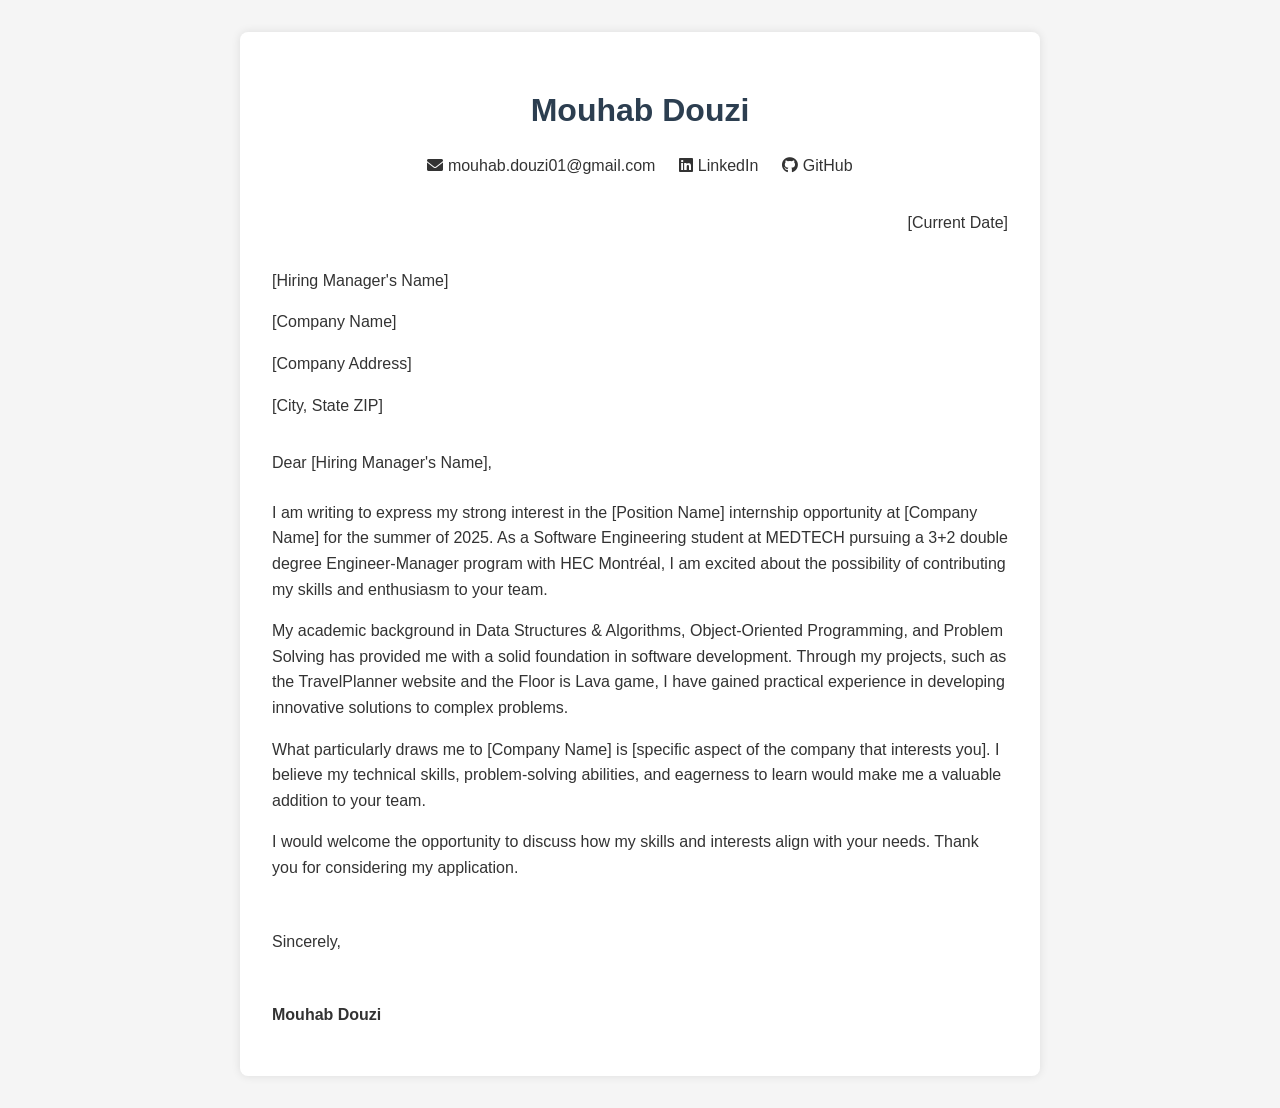
<file: cover-letter.html>
<!DOCTYPE html>
<html lang="en">
<head>
    <meta charset="UTF-8">
    <meta name="viewport" content="width=device-width, initial-scale=1.0">
    <title>Cover Letter - Mouhab Douzi</title>
    <link rel="stylesheet" href="cover-letter-styles.css">
    <link rel="stylesheet" href="https://cdnjs.cloudflare.com/ajax/libs/font-awesome/6.0.0-beta3/css/all.min.css">
</head>
<body>
    <div class="container">
        <div class="letter">
            <div class="header">
                <h1>Mouhab Douzi</h1>
                <div class="contact-info">
                    <p><i class="fas fa-envelope"></i> <a href="mailto:mouhab.douzi01@gmail.com">mouhab.douzi01@gmail.com</a></p>
                    <p><i class="fab fa-linkedin"></i> <a href="https://www.linkedin.com/in/mouhab-douzi/" target="_blank">LinkedIn</a></p>
                    <p><i class="fab fa-github"></i> <a href="https://github.com/MouhabDouzi" target="_blank">GitHub</a></p>
                </div>
            </div>
            
            <div class="date">
                <p>[Current Date]</p>
            </div>
            
            <div class="recipient">
                <p>[Hiring Manager's Name]</p>
                <p>[Company Name]</p>
                <p>[Company Address]</p>
                <p>[City, State ZIP]</p>
            </div>
            
            <div class="greeting">
                <p>Dear [Hiring Manager's Name],</p>
            </div>
            
            <div class="body">
                <p>I am writing to express my strong interest in the [Position Name] internship opportunity at [Company Name] for the summer of 2025. As a Software Engineering student at MEDTECH pursuing a 3+2 double degree Engineer-Manager program with HEC Montréal, I am excited about the possibility of contributing my skills and enthusiasm to your team.</p>
                
                <p>My academic background in Data Structures & Algorithms, Object-Oriented Programming, and Problem Solving has provided me with a solid foundation in software development. Through my projects, such as the TravelPlanner website and the Floor is Lava game, I have gained practical experience in developing innovative solutions to complex problems.</p>
                
                <p>What particularly draws me to [Company Name] is [specific aspect of the company that interests you]. I believe my technical skills, problem-solving abilities, and eagerness to learn would make me a valuable addition to your team.</p>
                
                <p>I would welcome the opportunity to discuss how my skills and interests align with your needs. Thank you for considering my application.</p>
            </div>
            
            <div class="closing">
                <p>Sincerely,</p>
                <p class="signature">Mouhab Douzi</p>
            </div>
        </div>
    </div>
</body>
</html>
</file>
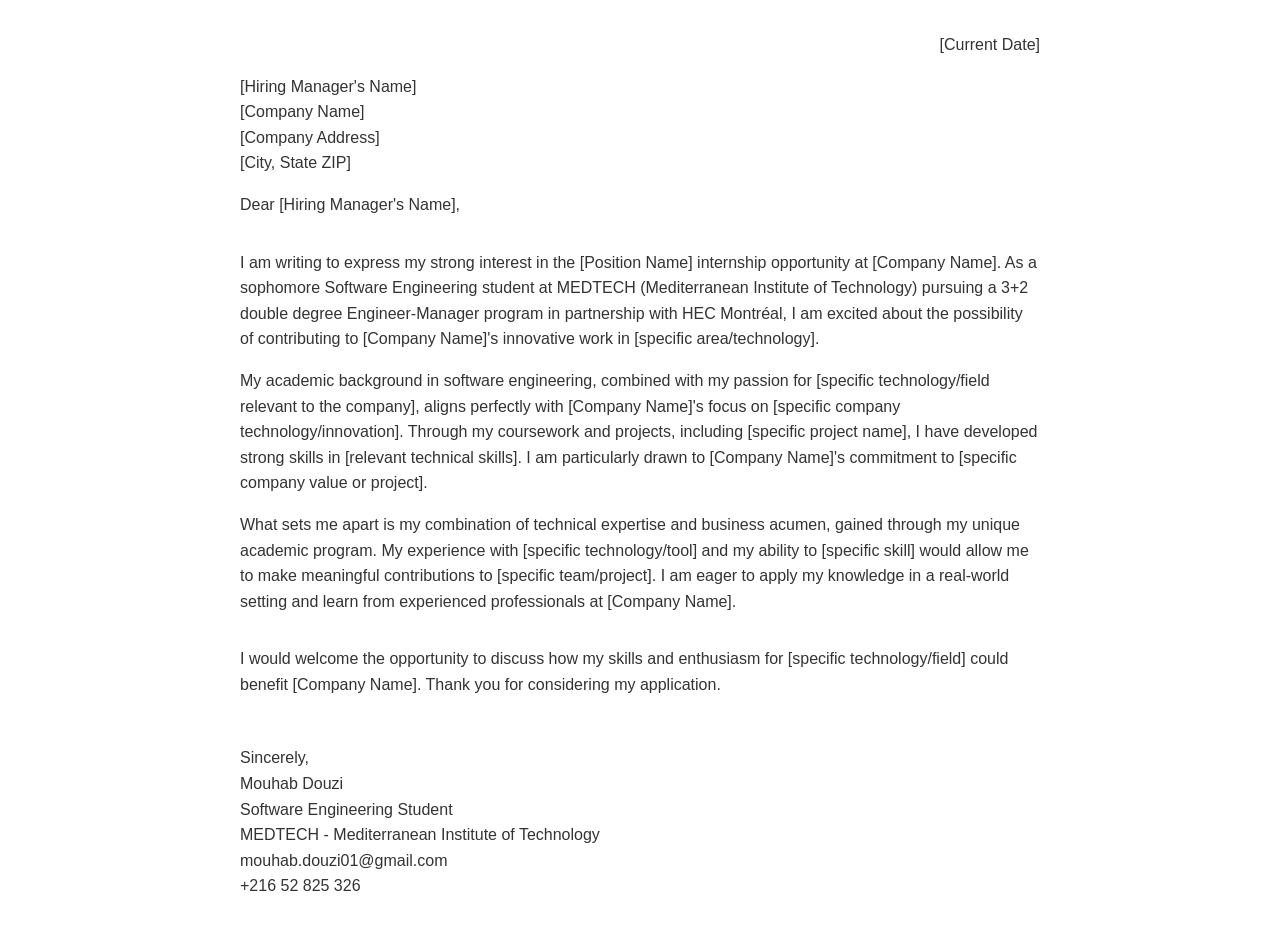
<file: cover_letter_template.html>
<!DOCTYPE html>
<html lang="en">
<head>
    <meta charset="UTF-8">
    <meta name="viewport" content="width=device-width, initial-scale=1.0">
    <title>Cover Letter Template</title>
    <style>
        :root {
            --primary-color: #2c3e50;
            --text-color: #333;
        }

        body {
            font-family: 'Segoe UI', Tahoma, Geneva, Verdana, sans-serif;
            line-height: 1.6;
            color: var(--text-color);
            max-width: 800px;
            margin: 0 auto;
            padding: 2rem;
        }

        .header {
            margin-bottom: 2rem;
        }

        .date {
            text-align: right;
            margin-bottom: 1rem;
        }

        .recipient {
            margin-bottom: 1rem;
        }

        .greeting {
            margin-bottom: 1rem;
        }

        .content {
            margin-bottom: 2rem;
        }

        .paragraph {
            margin-bottom: 1rem;
        }

        .closing {
            margin-top: 2rem;
        }

        .signature {
            margin-top: 3rem;
        }

        @media print {
            body {
                padding: 0;
            }
        }
    </style>
</head>
<body>
    <div class="header">
        <div class="date">[Current Date]</div>
        <div class="recipient">
            [Hiring Manager's Name]<br>
            [Company Name]<br>
            [Company Address]<br>
            [City, State ZIP]
        </div>
        <div class="greeting">Dear [Hiring Manager's Name],</div>
    </div>

    <div class="content">
        <div class="paragraph">
            I am writing to express my strong interest in the [Position Name] internship opportunity at [Company Name]. As a sophomore Software Engineering student at MEDTECH (Mediterranean Institute of Technology) pursuing a 3+2 double degree Engineer-Manager program in partnership with HEC Montréal, I am excited about the possibility of contributing to [Company Name]'s innovative work in [specific area/technology].
        </div>

        <div class="paragraph">
            My academic background in software engineering, combined with my passion for [specific technology/field relevant to the company], aligns perfectly with [Company Name]'s focus on [specific company technology/innovation]. Through my coursework and projects, including [specific project name], I have developed strong skills in [relevant technical skills]. I am particularly drawn to [Company Name]'s commitment to [specific company value or project].
        </div>

        <div class="paragraph">
            What sets me apart is my combination of technical expertise and business acumen, gained through my unique academic program. My experience with [specific technology/tool] and my ability to [specific skill] would allow me to make meaningful contributions to [specific team/project]. I am eager to apply my knowledge in a real-world setting and learn from experienced professionals at [Company Name].
        </div>

        <div class="closing">
            I would welcome the opportunity to discuss how my skills and enthusiasm for [specific technology/field] could benefit [Company Name]. Thank you for considering my application.
        </div>
    </div>

    <div class="signature">
        Sincerely,<br>
        Mouhab Douzi<br>
        Software Engineering Student<br>
        MEDTECH - Mediterranean Institute of Technology<br>
        mouhab.douzi01@gmail.com<br>
        +216 52 825 326
    </div>
</body>
</html>
</file>
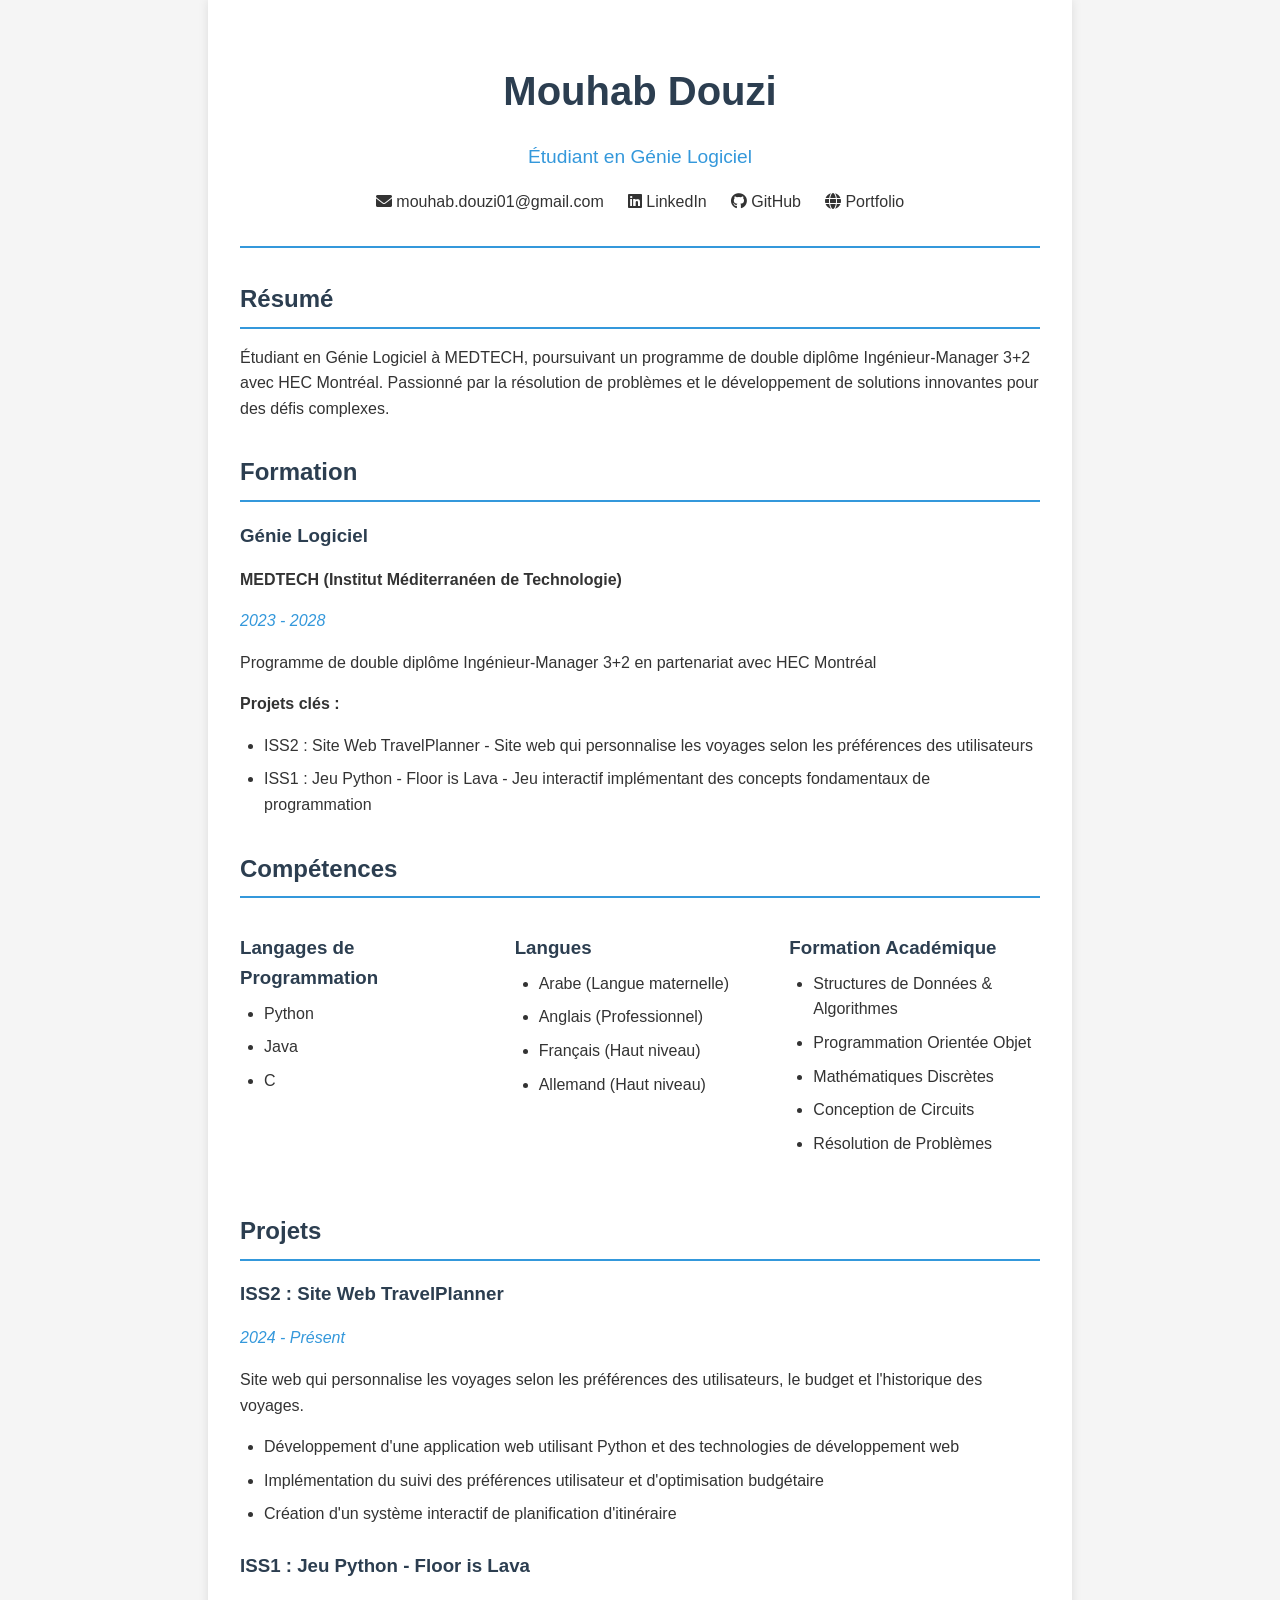
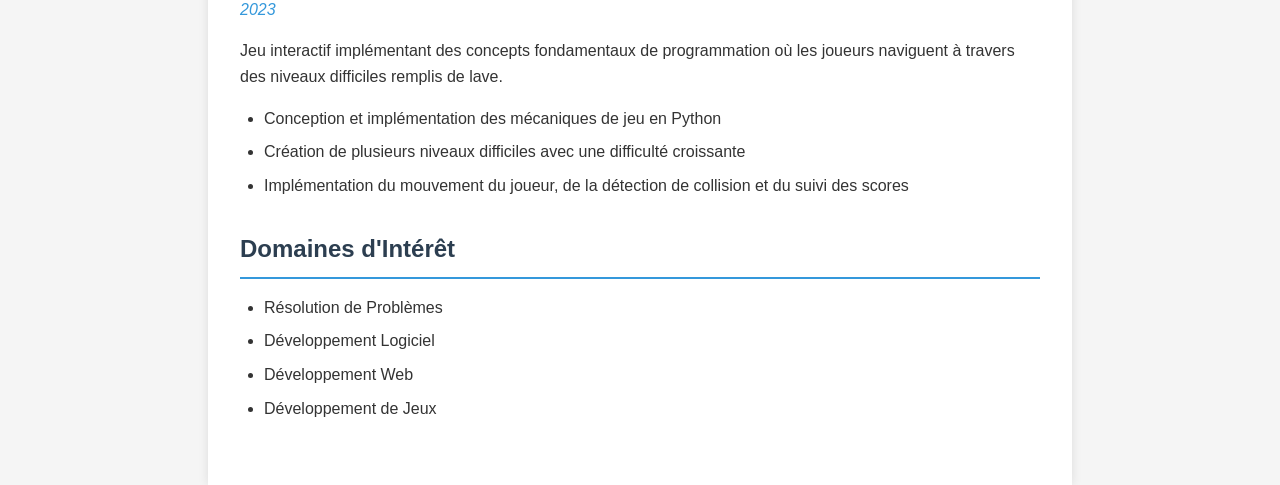
<file: cv.html>
<!DOCTYPE html>
<html lang="fr">
<head>
    <meta charset="UTF-8">
    <meta name="viewport" content="width=device-width, initial-scale=1.0">
    <title>Mouhab Douzi - CV</title>
    <link rel="stylesheet" href="resume-styles.css">
    <link rel="stylesheet" href="https://cdnjs.cloudflare.com/ajax/libs/font-awesome/6.0.0-beta3/css/all.min.css">
</head>
<body>
    <div class="container">
        <header>
            <h1>Mouhab Douzi</h1>
            <p class="title">Étudiant en Génie Logiciel</p>
            <div class="contact-info">
                <p><i class="fas fa-envelope"></i> <a href="mailto:mouhab.douzi01@gmail.com">mouhab.douzi01@gmail.com</a></p>
                <p><i class="fab fa-linkedin"></i> <a href="https://www.linkedin.com/in/mouhab-douzi/" target="_blank">LinkedIn</a></p>
                <p><i class="fab fa-github"></i> <a href="https://github.com/MouhabDouzi" target="_blank">GitHub</a></p>
                <p><i class="fas fa-globe"></i> <a href="https://MouhabDouzi.github.io" target="_blank">Portfolio</a></p>
            </div>
        </header>

        <section class="summary">
            <h2>Résumé</h2>
            <p>Étudiant en Génie Logiciel à MEDTECH, poursuivant un programme de double diplôme Ingénieur-Manager 3+2 avec HEC Montréal. Passionné par la résolution de problèmes et le développement de solutions innovantes pour des défis complexes.</p>
        </section>

        <section class="education">
            <h2>Formation</h2>
            <div class="education-item">
                <h3>Génie Logiciel</h3>
                <p class="institution">MEDTECH (Institut Méditerranéen de Technologie)</p>
                <p class="date">2023 - 2028</p>
                <p>Programme de double diplôme Ingénieur-Manager 3+2 en partenariat avec HEC Montréal</p>
                <p><strong>Projets clés :</strong></p>
                <ul>
                    <li>ISS2 : Site Web TravelPlanner - Site web qui personnalise les voyages selon les préférences des utilisateurs</li>
                    <li>ISS1 : Jeu Python - Floor is Lava - Jeu interactif implémentant des concepts fondamentaux de programmation</li>
                </ul>
            </div>
        </section>

        <section class="skills">
            <h2>Compétences</h2>
            <div class="skills-grid">
                <div class="skill-category">
                    <h3>Langages de Programmation</h3>
                    <ul>
                        <li>Python</li>
                        <li>Java</li>
                        <li>C</li>
                    </ul>
                </div>
                <div class="skill-category">
                    <h3>Langues</h3>
                    <ul>
                        <li>Arabe (Langue maternelle)</li>
                        <li>Anglais (Professionnel)</li>
                        <li>Français (Haut niveau)</li>
                        <li>Allemand (Haut niveau)</li>
                    </ul>
                </div>
                <div class="skill-category">
                    <h3>Formation Académique</h3>
                    <ul>
                        <li>Structures de Données & Algorithmes</li>
                        <li>Programmation Orientée Objet</li>
                        <li>Mathématiques Discrètes</li>
                        <li>Conception de Circuits</li>
                        <li>Résolution de Problèmes</li>
                    </ul>
                </div>
            </div>
        </section>

        <section class="projects">
            <h2>Projets</h2>
            <div class="project-item">
                <h3>ISS2 : Site Web TravelPlanner</h3>
                <p class="date">2024 - Présent</p>
                <p>Site web qui personnalise les voyages selon les préférences des utilisateurs, le budget et l'historique des voyages.</p>
                <ul>
                    <li>Développement d'une application web utilisant Python et des technologies de développement web</li>
                    <li>Implémentation du suivi des préférences utilisateur et d'optimisation budgétaire</li>
                    <li>Création d'un système interactif de planification d'itinéraire</li>
                </ul>
            </div>
            <div class="project-item">
                <h3>ISS1 : Jeu Python - Floor is Lava</h3>
                <p class="date">2023</p>
                <p>Jeu interactif implémentant des concepts fondamentaux de programmation où les joueurs naviguent à travers des niveaux difficiles remplis de lave.</p>
                <ul>
                    <li>Conception et implémentation des mécaniques de jeu en Python</li>
                    <li>Création de plusieurs niveaux difficiles avec une difficulté croissante</li>
                    <li>Implémentation du mouvement du joueur, de la détection de collision et du suivi des scores</li>
                </ul>
            </div>
        </section>

        <section class="interests">
            <h2>Domaines d'Intérêt</h2>
            <ul>
                <li>Résolution de Problèmes</li>
                <li>Développement Logiciel</li>
                <li>Développement Web</li>
                <li>Développement de Jeux</li>
            </ul>
        </section>
    </div>
</body>
</html>
</file>
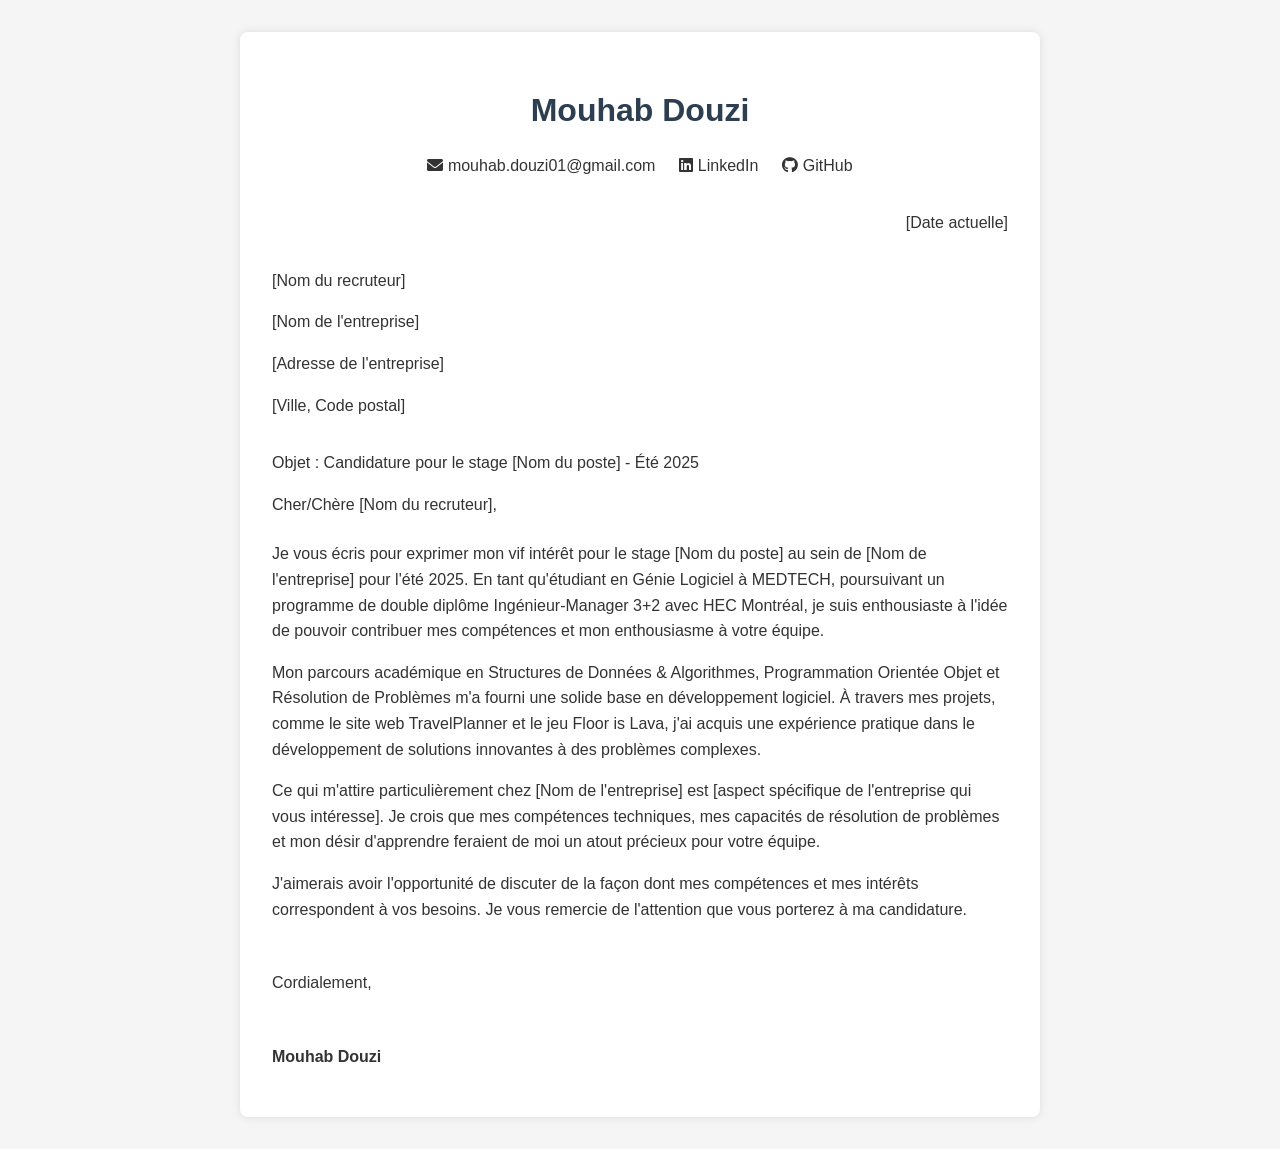
<file: lettre-motivation.html>
<!DOCTYPE html>
<html lang="fr">
<head>
    <meta charset="UTF-8">
    <meta name="viewport" content="width=device-width, initial-scale=1.0">
    <title>Lettre de Motivation - Mouhab Douzi</title>
    <link rel="stylesheet" href="cover-letter-styles.css">
    <link rel="stylesheet" href="https://cdnjs.cloudflare.com/ajax/libs/font-awesome/6.0.0-beta3/css/all.min.css">
</head>
<body>
    <div class="container">
        <div class="letter">
            <div class="header">
                <h1>Mouhab Douzi</h1>
                <div class="contact-info">
                    <p><i class="fas fa-envelope"></i> <a href="mailto:mouhab.douzi01@gmail.com">mouhab.douzi01@gmail.com</a></p>
                    <p><i class="fab fa-linkedin"></i> <a href="https://www.linkedin.com/in/mouhab-douzi/" target="_blank">LinkedIn</a></p>
                    <p><i class="fab fa-github"></i> <a href="https://github.com/MouhabDouzi" target="_blank">GitHub</a></p>
                </div>
            </div>
            
            <div class="date">
                <p>[Date actuelle]</p>
            </div>
            
            <div class="recipient">
                <p>[Nom du recruteur]</p>
                <p>[Nom de l'entreprise]</p>
                <p>[Adresse de l'entreprise]</p>
                <p>[Ville, Code postal]</p>
            </div>
            
            <div class="greeting">
                <p>Objet : Candidature pour le stage [Nom du poste] - Été 2025</p>
                <p>Cher/Chère [Nom du recruteur],</p>
            </div>
            
            <div class="body">
                <p>Je vous écris pour exprimer mon vif intérêt pour le stage [Nom du poste] au sein de [Nom de l'entreprise] pour l'été 2025. En tant qu'étudiant en Génie Logiciel à MEDTECH, poursuivant un programme de double diplôme Ingénieur-Manager 3+2 avec HEC Montréal, je suis enthousiaste à l'idée de pouvoir contribuer mes compétences et mon enthousiasme à votre équipe.</p>
                
                <p>Mon parcours académique en Structures de Données & Algorithmes, Programmation Orientée Objet et Résolution de Problèmes m'a fourni une solide base en développement logiciel. À travers mes projets, comme le site web TravelPlanner et le jeu Floor is Lava, j'ai acquis une expérience pratique dans le développement de solutions innovantes à des problèmes complexes.</p>
                
                <p>Ce qui m'attire particulièrement chez [Nom de l'entreprise] est [aspect spécifique de l'entreprise qui vous intéresse]. Je crois que mes compétences techniques, mes capacités de résolution de problèmes et mon désir d'apprendre feraient de moi un atout précieux pour votre équipe.</p>
                
                <p>J'aimerais avoir l'opportunité de discuter de la façon dont mes compétences et mes intérêts correspondent à vos besoins. Je vous remercie de l'attention que vous porterez à ma candidature.</p>
            </div>
            
            <div class="closing">
                <p>Cordialement,</p>
                <p class="signature">Mouhab Douzi</p>
            </div>
        </div>
    </div>
</body>
</html>
</file>
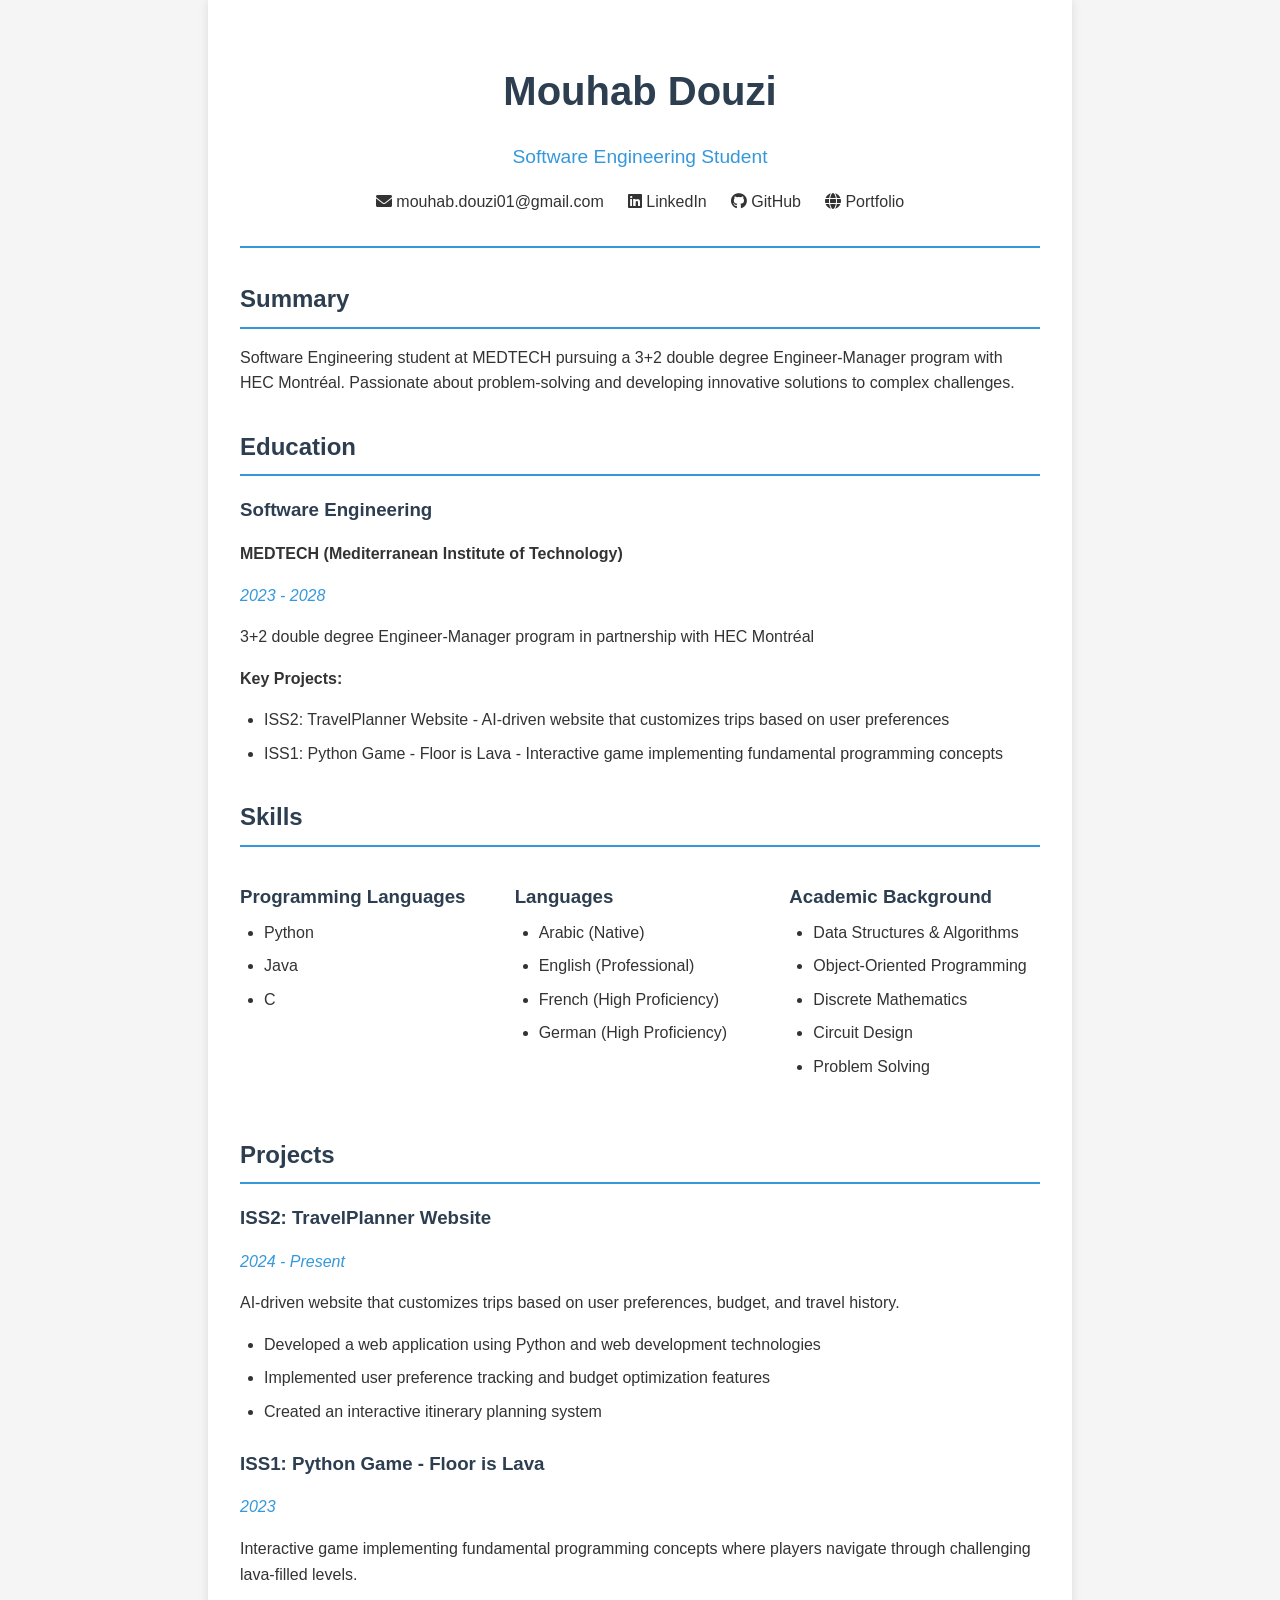
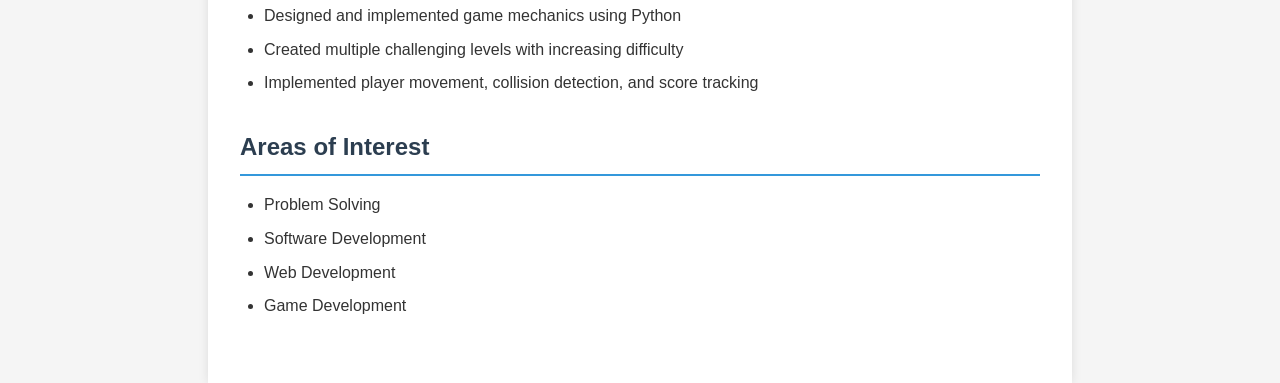
<file: resume.html>
<!DOCTYPE html>
<html lang="en">
<head>
    <meta charset="UTF-8">
    <meta name="viewport" content="width=device-width, initial-scale=1.0">
    <title>Mouhab Douzi - Resume</title>
    <link rel="stylesheet" href="resume-styles.css">
    <link rel="stylesheet" href="https://cdnjs.cloudflare.com/ajax/libs/font-awesome/6.0.0-beta3/css/all.min.css">
</head>
<body>
    <div class="container">
        <header>
            <h1>Mouhab Douzi</h1>
            <p class="title">Software Engineering Student</p>
            <div class="contact-info">
                <p><i class="fas fa-envelope"></i> <a href="mailto:mouhab.douzi01@gmail.com">mouhab.douzi01@gmail.com</a></p>
                <p><i class="fab fa-linkedin"></i> <a href="https://www.linkedin.com/in/mouhab-douzi/" target="_blank">LinkedIn</a></p>
                <p><i class="fab fa-github"></i> <a href="https://github.com/MouhabDouzi" target="_blank">GitHub</a></p>
                <p><i class="fas fa-globe"></i> <a href="https://MouhabDouzi.github.io" target="_blank">Portfolio</a></p>
            </div>
        </header>

        <section class="summary">
            <h2>Summary</h2>
            <p>Software Engineering student at MEDTECH pursuing a 3+2 double degree Engineer-Manager program with HEC Montréal. Passionate about problem-solving and developing innovative solutions to complex challenges.</p>
        </section>

        <section class="education">
            <h2>Education</h2>
            <div class="education-item">
                <h3>Software Engineering</h3>
                <p class="institution">MEDTECH (Mediterranean Institute of Technology)</p>
                <p class="date">2023 - 2028</p>
                <p>3+2 double degree Engineer-Manager program in partnership with HEC Montréal</p>
                <p><strong>Key Projects:</strong></p>
                <ul>
                    <li>ISS2: TravelPlanner Website - AI-driven website that customizes trips based on user preferences</li>
                    <li>ISS1: Python Game - Floor is Lava - Interactive game implementing fundamental programming concepts</li>
                </ul>
            </div>
        </section>

        <section class="skills">
            <h2>Skills</h2>
            <div class="skills-grid">
                <div class="skill-category">
                    <h3>Programming Languages</h3>
                    <ul>
                        <li>Python</li>
                        <li>Java</li>
                        <li>C</li>
                    </ul>
                </div>
                <div class="skill-category">
                    <h3>Languages</h3>
                    <ul>
                        <li>Arabic (Native)</li>
                        <li>English (Professional)</li>
                        <li>French (High Proficiency)</li>
                        <li>German (High Proficiency)</li>
                    </ul>
                </div>
                <div class="skill-category">
                    <h3>Academic Background</h3>
                    <ul>
                        <li>Data Structures & Algorithms</li>
                        <li>Object-Oriented Programming</li>
                        <li>Discrete Mathematics</li>
                        <li>Circuit Design</li>
                        <li>Problem Solving</li>
                    </ul>
                </div>
            </div>
        </section>

        <section class="projects">
            <h2>Projects</h2>
            <div class="project-item">
                <h3>ISS2: TravelPlanner Website</h3>
                <p class="date">2024 - Present</p>
                <p>AI-driven website that customizes trips based on user preferences, budget, and travel history.</p>
                <ul>
                    <li>Developed a web application using Python and web development technologies</li>
                    <li>Implemented user preference tracking and budget optimization features</li>
                    <li>Created an interactive itinerary planning system</li>
                </ul>
            </div>
            <div class="project-item">
                <h3>ISS1: Python Game - Floor is Lava</h3>
                <p class="date">2023</p>
                <p>Interactive game implementing fundamental programming concepts where players navigate through challenging lava-filled levels.</p>
                <ul>
                    <li>Designed and implemented game mechanics using Python</li>
                    <li>Created multiple challenging levels with increasing difficulty</li>
                    <li>Implemented player movement, collision detection, and score tracking</li>
                </ul>
            </div>
        </section>

        <section class="interests">
            <h2>Areas of Interest</h2>
            <ul>
                <li>Problem Solving</li>
                <li>Software Development</li>
                <li>Web Development</li>
                <li>Game Development</li>
            </ul>
        </section>
    </div>
</body>
</html>
</file>
<file: cover-letter-styles.css>
:root {
    --primary-color: #2c3e50;
    --secondary-color: #3498db;
    --text-color: #333;
    --light-bg: #f8f9fa;
}

body {
    font-family: 'Segoe UI', Tahoma, Geneva, Verdana, sans-serif;
    line-height: 1.6;
    color: var(--text-color);
    background-color: #f5f5f5;
    margin: 0;
    padding: 0;
}

.container {
    max-width: 800px;
    margin: 2rem auto;
    padding: 0 1rem;
}

.letter {
    background-color: white;
    padding: 2rem;
    box-shadow: 0 0 10px rgba(0, 0, 0, 0.1);
    border-radius: 8px;
}

.header {
    text-align: center;
    margin-bottom: 2rem;
}

h1 {
    color: var(--primary-color);
    margin-bottom: 1rem;
}

.contact-info {
    display: flex;
    flex-wrap: wrap;
    justify-content: center;
    gap: 1.5rem;
    margin-bottom: 1rem;
}

.contact-info p {
    margin: 0;
}

.contact-info a {
    color: var(--text-color);
    text-decoration: none;
}

.contact-info a:hover {
    color: var(--secondary-color);
}

.date {
    text-align: right;
    margin-bottom: 2rem;
}

.recipient {
    margin-bottom: 2rem;
}

.greeting {
    margin-bottom: 1.5rem;
}

.body {
    margin-bottom: 2rem;
}

.body p {
    margin-bottom: 1rem;
}

.closing {
    margin-top: 3rem;
}

.signature {
    margin-top: 3rem;
    font-weight: bold;
}

@media print {
    body {
        background-color: white;
    }
    
    .container {
        margin: 0;
        padding: 0;
    }
    
    .letter {
        box-shadow: none;
        padding: 0;
    }
    
    .contact-info a {
        color: var(--text-color);
    }
}
</file>
<file: resume-styles.css>
:root {
    --primary-color: #2c3e50;
    --secondary-color: #3498db;
    --text-color: #333;
    --light-bg: #f8f9fa;
}

body {
    font-family: 'Segoe UI', Tahoma, Geneva, Verdana, sans-serif;
    line-height: 1.6;
    color: var(--text-color);
    margin: 0;
    padding: 0;
    background-color: #f5f5f5;
}

.container {
    max-width: 800px;
    margin: 0 auto;
    padding: 2rem;
    background-color: white;
    box-shadow: 0 0 10px rgba(0, 0, 0, 0.1);
}

header {
    text-align: center;
    margin-bottom: 2rem;
    padding-bottom: 1rem;
    border-bottom: 2px solid var(--secondary-color);
}

h1 {
    font-size: 2.5rem;
    color: var(--primary-color);
    margin-bottom: 0.5rem;
}

.title {
    font-size: 1.2rem;
    color: var(--secondary-color);
    margin-bottom: 1rem;
}

.contact-info {
    display: flex;
    flex-wrap: wrap;
    justify-content: center;
    gap: 1.5rem;
    margin-bottom: 1rem;
}

.contact-info p {
    margin: 0;
}

.contact-info a {
    color: var(--text-color);
    text-decoration: none;
}

.contact-info a:hover {
    color: var(--secondary-color);
}

section {
    margin-bottom: 2rem;
}

h2 {
    color: var(--primary-color);
    border-bottom: 2px solid var(--secondary-color);
    padding-bottom: 0.5rem;
    margin-bottom: 1rem;
}

h3 {
    color: var(--primary-color);
    margin-bottom: 0.5rem;
}

.education-item, .project-item {
    margin-bottom: 1.5rem;
}

.institution {
    font-weight: bold;
}

.date {
    color: var(--secondary-color);
    font-style: italic;
}

.skills-grid {
    display: grid;
    grid-template-columns: repeat(auto-fit, minmax(250px, 1fr));
    gap: 1.5rem;
}

.skill-category {
    margin-bottom: 1rem;
}

ul {
    margin: 0;
    padding-left: 1.5rem;
}

li {
    margin-bottom: 0.5rem;
}

@media print {
    body {
        background-color: white;
    }
    
    .container {
        box-shadow: none;
        padding: 0;
    }
    
    .contact-info a {
        color: var(--text-color);
    }
}
</file>
